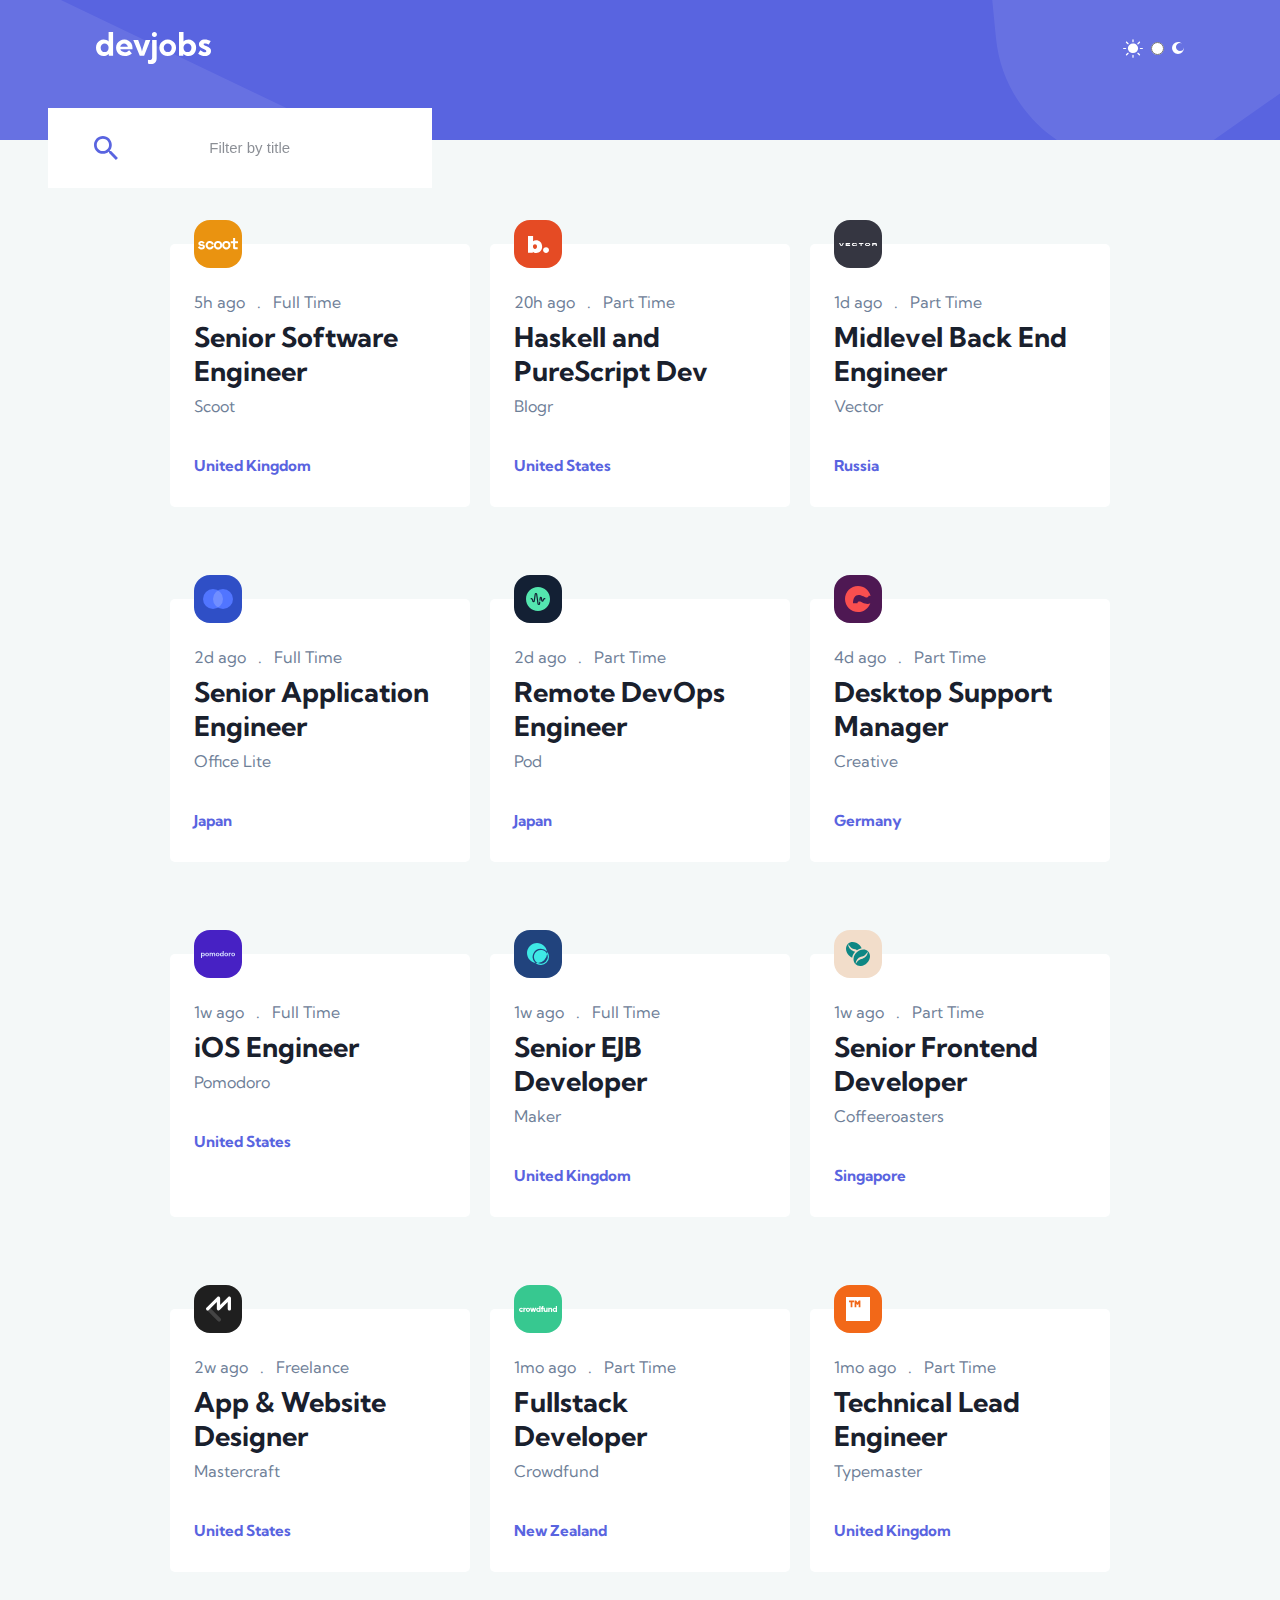
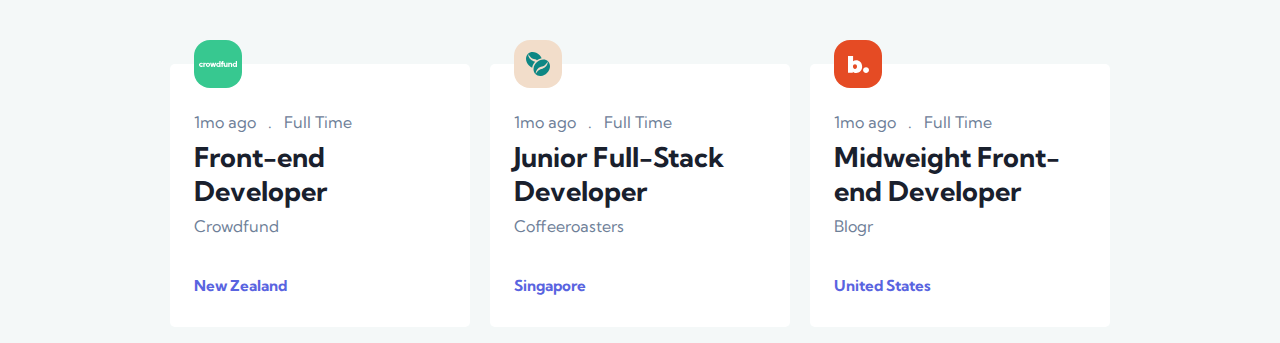
<file: index.html>
<!DOCTYPE html>
<html lang="en">
    <head>
        <meta charset="UTF-8">
        <meta name="viewport" content="width=device-width, initial-scale=1.0">
        <!--<link rel="icon" type="image/png" sizes="32x32" href="./images/favicon-32x32.png">-->
        <meta http-equiv="X-UA-Compatible" content="ie=edge" />
        <meta name="description" content="" />
        <meta name="" content=""/>
        <title>Dev Jobs</title>
        <link rel="stylesheet" href="styles.css"/>
    </head>
    <body>  
       <header>
            <div class="top-bg">
                <div class="flex">
                    <img src="./assets/devjobs.svg" alt="devjobs-logo"/>
                    <div class="flex-center">
                        <img src="./assets/desktop/icon-sun.svg" alt="light-mode-icon"/>
                        <input type="radio"/>
                        <img src="./assets/desktop/icon-moon.svg" alt="dark-mode-icon"/> 
                    </div>   
                </div>
            </div>
            <div class="input-wrap flex">
                <img src="./assets/tablet/search-icon.svg" class="hide-mobile" alt="search-icon"/>
                <input type="text" placeholder="Filter by title" class="search-input"/>

                <div class="flex-center filter-wrap">
                    <img src="./assets/mobile/icon-filter.svg" alt="filter-icon" class="filter"/>
                    <div class="search-wrap flex-center">
                        <img src="./assets/mobile/search-icon.svg" alt="search-icon"/>
                    </div>
                </div>
            </div>
        </header>
        <main>
            <div class="overlay"></div>
            <section class="main-page">
                <!--FILTER JOBS INPUTS-->
                <div class="form">
                    <div class="flex location-wrap">
                        <img src="./assets/desktop/icon-location.svg" alt="location" id="location"/>
                        <input type="text" placeholder="Filter By Location..." class="input-location"/>
                    </div>
        
                    <div class="line"></div>
                    <div>
                        <input type="checkbox" class="checkbox"/>
                        <label for="full-time">Full Time Only</label>  
                    </div>
        
                    <button type="submit" class="submit-search">Search</button>
                </div class="form">

                <!--HOME PAGE CONTENTS-->
                <div class="main-page">
                    <div class="grid-container">

                    </div>
                   <!--ALL JOBS ON HOME PAGE GOES HERE-->
                </div>
            </section>
           
        </main>
        <script src="./js/main.js"></script>
    </body>
</html>
</file>
<file: styles.css>
@import url('https://fonts.googleapis.com/css2?family=Kumbh+Sans:wght@300;400;700&display=swap');
* {
    box-sizing: border-box;
    margin: 0;
    padding: 0;
}

:root {
    --mainBlue : #5964E0;
    --greyColor : #f4f8f8;
    --darkGrey :  #6E8098;
    --fontFamily: 'Kumbh Sans', sans-serif;
    --blackFont: #19202D;
    --lightBlue: #e9ebfd;
}

body {
    height: 100%;
    background-color: var(--greyColor);
    font-family: var(--fontFamily);
}

a {
    text-decoration: none;
}

.top-bg {
    background-image: url("./assets/mobile/bg-pattern-header.svg"); /* The image used */
    background-color: #5964E0; /* Used if the image is unavailable */
    height: 140px; /* You must set a specified height */
    width: 100%;
    background-position: center; /* Center the image */
    background-repeat: no-repeat; /* Do not repeat the image */
    background-size: cover; /* Resize the background image to cover the entire container */
}

.flex {
    display: flex;
}

.top-bg>div {
    padding-top: 2rem;
    justify-content: space-between;
    align-items: center;
    margin: auto;
    width: 85%;
}

.input-wrap {
    justify-content: space-around;
    align-items: center;
    background-color: #fff;
    width: 85%;
    height: 5rem;
    margin: -2.5rem auto 0;  
    border-radius: 5px;
}

input::placeholder {
    font-size: 15px;
    font-weight: 400;
    color: var(--blackFont);
    opacity: 50%;
}

input[type="radio"]{
    margin: 0 0.5rem;
}

.search-input,
.input-location,
button  {
    border: none;
    background-color: inherit;
    outline: none;
}

.search-wrap {
    width: 3rem;
    height: 3rem;
    margin-left: 1.5rem;
    border-radius: 5px;
    background-color: var(--mainBlue);
}

.search-wrap img {
    width: 1.2rem;
    height: 1.2rem;
}

.box {
    min-height: 200px;
}

.box,
.form {
    background-color: #fff;
   
    margin: 3.5rem auto 1rem;
    border-radius: 5px;
    padding: 0 1rem 2rem;
    width: 85%;
}

.logo-wrap {
    width: 3rem;
    height: 3rem;
    border-radius: 16px;
    position: relative; 
    top: -1.5rem;
}

.flex-center{
   display: flex;
   justify-content: center;
   align-items: center; 
}

.job-info {
    color: var(--darkGrey);
    font-weight: 400;
}

.job-info .dot {
    margin: 0 0.5rem;
}

h1 {
    color: var(--blackFont);
    font-weight: 700;
    font-size: 1.3rem;
    margin: 0.5rem 0;
}

h2 {
    font-size: 0.95rem;
    font-weight: 700;
    color: #5964E0;
    margin-top: 2.5rem;
}

.form {
    padding: 2rem 1.5rem;
    position: absolute;
    top: 50%;
    left: 0;
    right: 0;
    transform: translate(0, -50%);
    z-index: 99;
    display: none;
    height: 200px;
}

#location {
    margin-right: 1rem;
}

.line {
    height: 1px;
    background-color: var(--darkGrey);
    opacity: 20%;
    margin: 1.3rem 0;
}

label {
    font-weight: 700;
    color: var(--blackFont);
    margin-left: 1rem;
}

button {
    width: -webkit-fill-available;
    height: 3rem;
    background-color: var(--mainBlue);
    color: #fff;
    font-weight: 700;
    border-radius: 5px;
    margin-top: 1.3rem;
    font-size: 15px;
}

.overlay  {
    display: none;
    background: rgba(0, 0, 0, 0.6);
    position: fixed;
    top: 0;
    z-index: 1;
    min-height: 100vh;
    width: 100vw
  }

  /*.inner-page {
      display: none;
  }*/

  .blue {
      color: #fff;
  }

  .hide-mobile {
    display: none;
}

/** STYLES FOR THE INNER PAGE*/
    .details-box {
        width: 90%;
        background-color: #fff;
        margin: -1rem auto 2rem;
        border-radius: 5px;
        display: flex;
        justify-content: center;
        padding-bottom: 2rem;
    }

    .company-logo-inner {
        width: 4rem;
        height: 4rem;
        border-radius: 20px;
        margin: -2rem auto 0;
    }

    .company-site {
        width: 10rem;
        background-color: var(--lightBlue);
    }

    .company-site a {
        color: var(--mainBlue);
    }

    .details-box p {
        text-align: center;
    }

    .company-name {
        font-weight: 600;
        font-size: 1.2rem;
        margin: 0.5rem 0;
    }

    .description-container,
    .footer {
        background-color: #fff;
        width: 90%;
        margin: auto;
        border-radius: 5px;
        padding: 2.5rem 2rem ;
    }

    .notes, 
    li {
        opacity: 70%;
        line-height: 1.7;
    }

    .job-location {
        margin-top: unset;
    }

    .apply-now {
        margin: 3rem 0 2rem;
    }

    .apply-now  a,
    .footer button a {
        color: #fff;
    }

    .black-h2 {
        color: var(--blackFont);
        font-size: 1.3rem;
        margin-bottom: 1rem;
    }

    ul, 
    ol{
        padding-left: 1rem;
        margin: 1rem 0;
    }

    li {
        padding-left: 1.5rem;
    }

    .footer {
        width: 100vw;
        margin-top: 3rem;
    }

    .footer button {
        margin-top: unset;
    }


  @media only screen and (min-width: 700px) {
    .hide-mobile {
        display: block;
    }

    .filter-wrap {
        display: none;
    }

    .input-wrap {
        margin: -2rem 0 0 3rem;
        width: 30%;
        border-radius: unset;
    }

    .form {
       /* display: flex !important;*/
        align-items: center;
        justify-content: center;
        height: auto;
        width: 65%;
        transform: unset;
        top: -80px;
        left: unset;
        padding: 1rem;
        margin: unset;
        margin-left: 13rem;
        border-radius: unset;
        position: relative;
    } 

    button{
        width: 5rem;
        margin: 0 0 0 2rem;
    }

    .grid-container {
        display: grid;
        grid-template-columns: auto auto;
        justify-content: center;
        gap: 20px
    }

    .box {
        padding: 0 1.5rem 2rem;
        width: 340px;

    }

    /* STYLES FOR INNER PAGE**/
    .details-box{
        justify-content: space-between;
        padding-bottom: unset;
        height: 8rem;
    }
    .details-box>div {
        display: flex;
        width: inherit;
        justify-content: space-between;
    }

    .company-logo-inner {
        margin: unset;
        margin-right: 2rem;
        border-radius: unset;
        border-bottom-left-radius: 10px;
        height: inherit;
        width: 8rem;
    }

    .inner-logo {
        height: 2rem;
    }

    .company-wrap {
        display: flex;
    }

    .company-name {
        font-size: 1.4rem;
        margin-top: 2rem;
    }

    .details-box p {
        text-align: unset;
    }

    .company-site{
        margin-top: 2.5rem;
    }

    .description {
        display: flex;
        justify-content: space-between;
        align-items: center;
        margin-bottom: 2rem;
    }

    h1 {
        font-size: 1.7rem;
    }

   .description .apply-now {
        width: 8rem;
    }

    .footer .black-h2 {
        font-size: 1.4rem;
        margin: 0 0 0.5rem  0;
    }

    .footer {
        margin-bottom: 8rem;
    }

    .footer-tab {
        display: flex;
        align-items: center;
        justify-content: space-between;
    }

    .footer button {
        width: 8rem;
    }



  }

  
  @media only screen and (min-width: 1000px) {
    .grid-container {
        grid-template-columns: auto auto auto;
    }

    .box {
        width: 300px;
    }
  }

  @media only screen and (min-width: 1300px) {
    .box {
        width: 340px;
    }
  }
</file>
